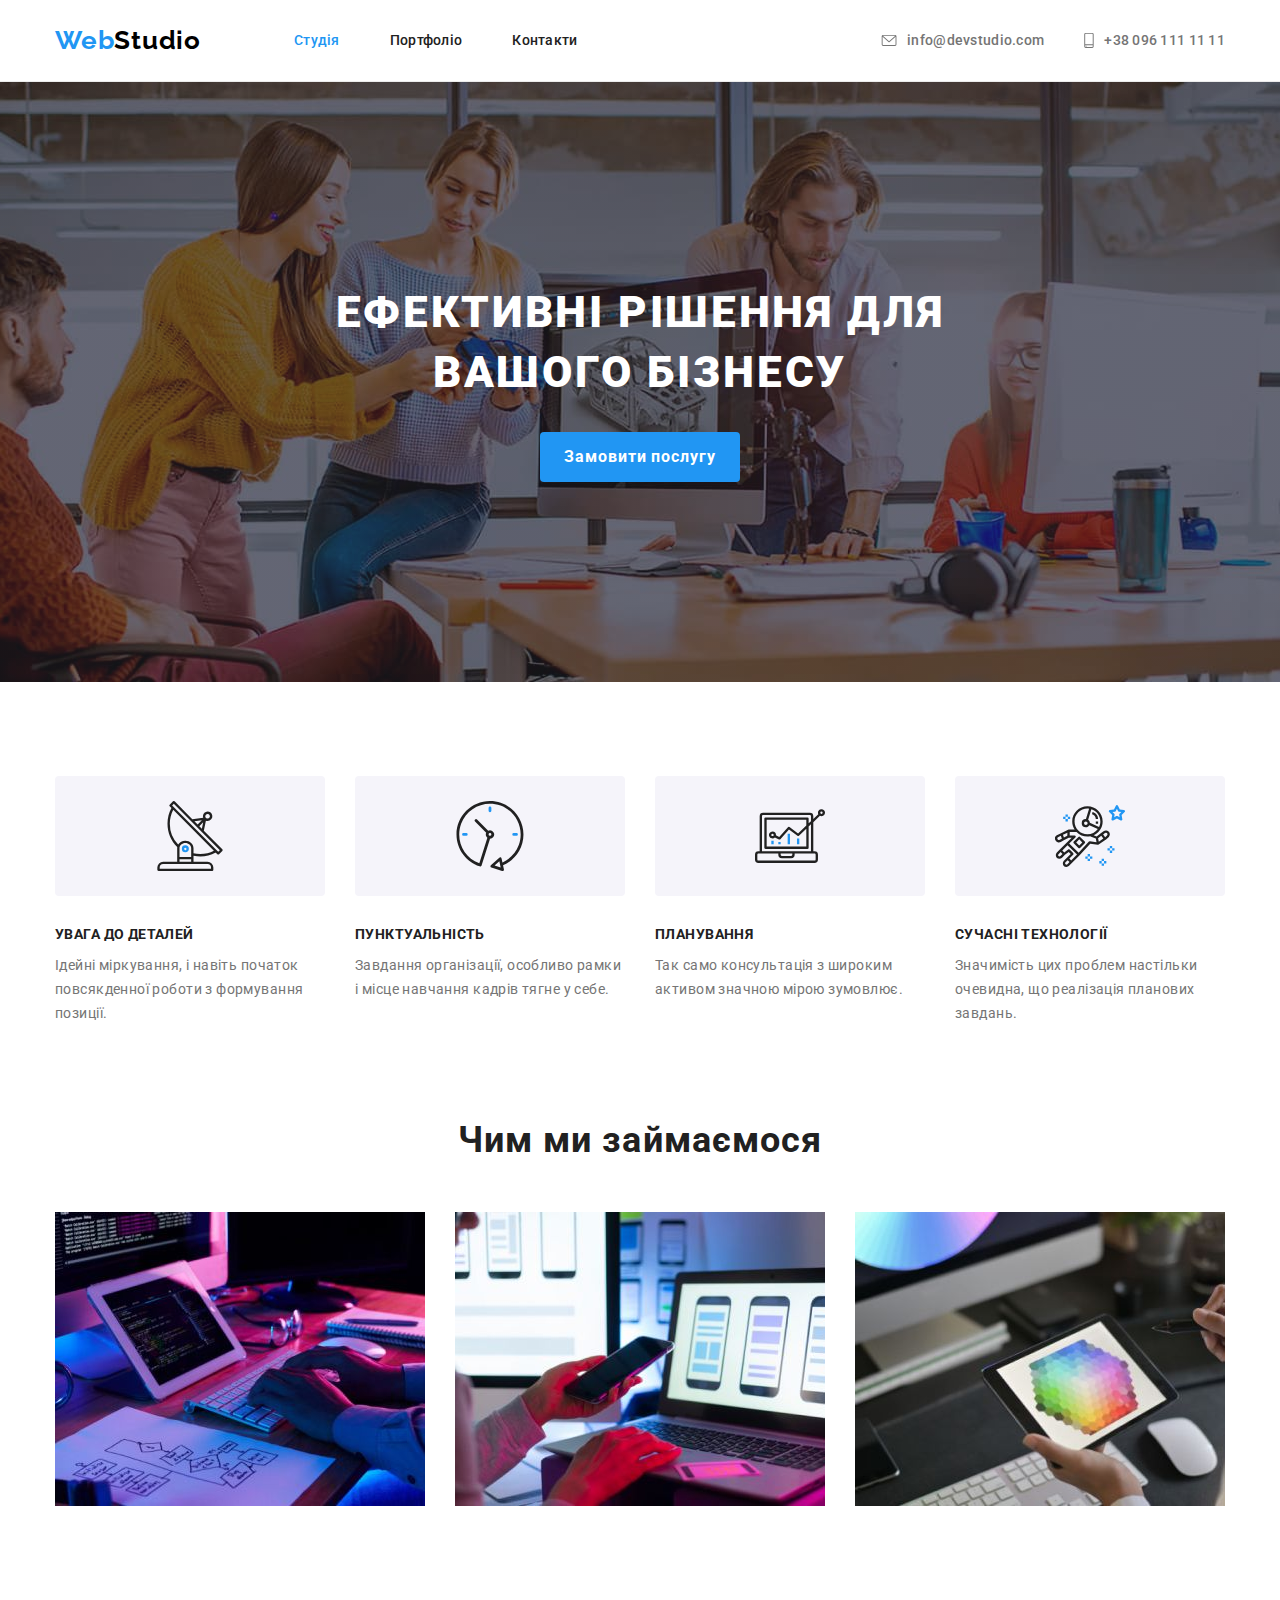
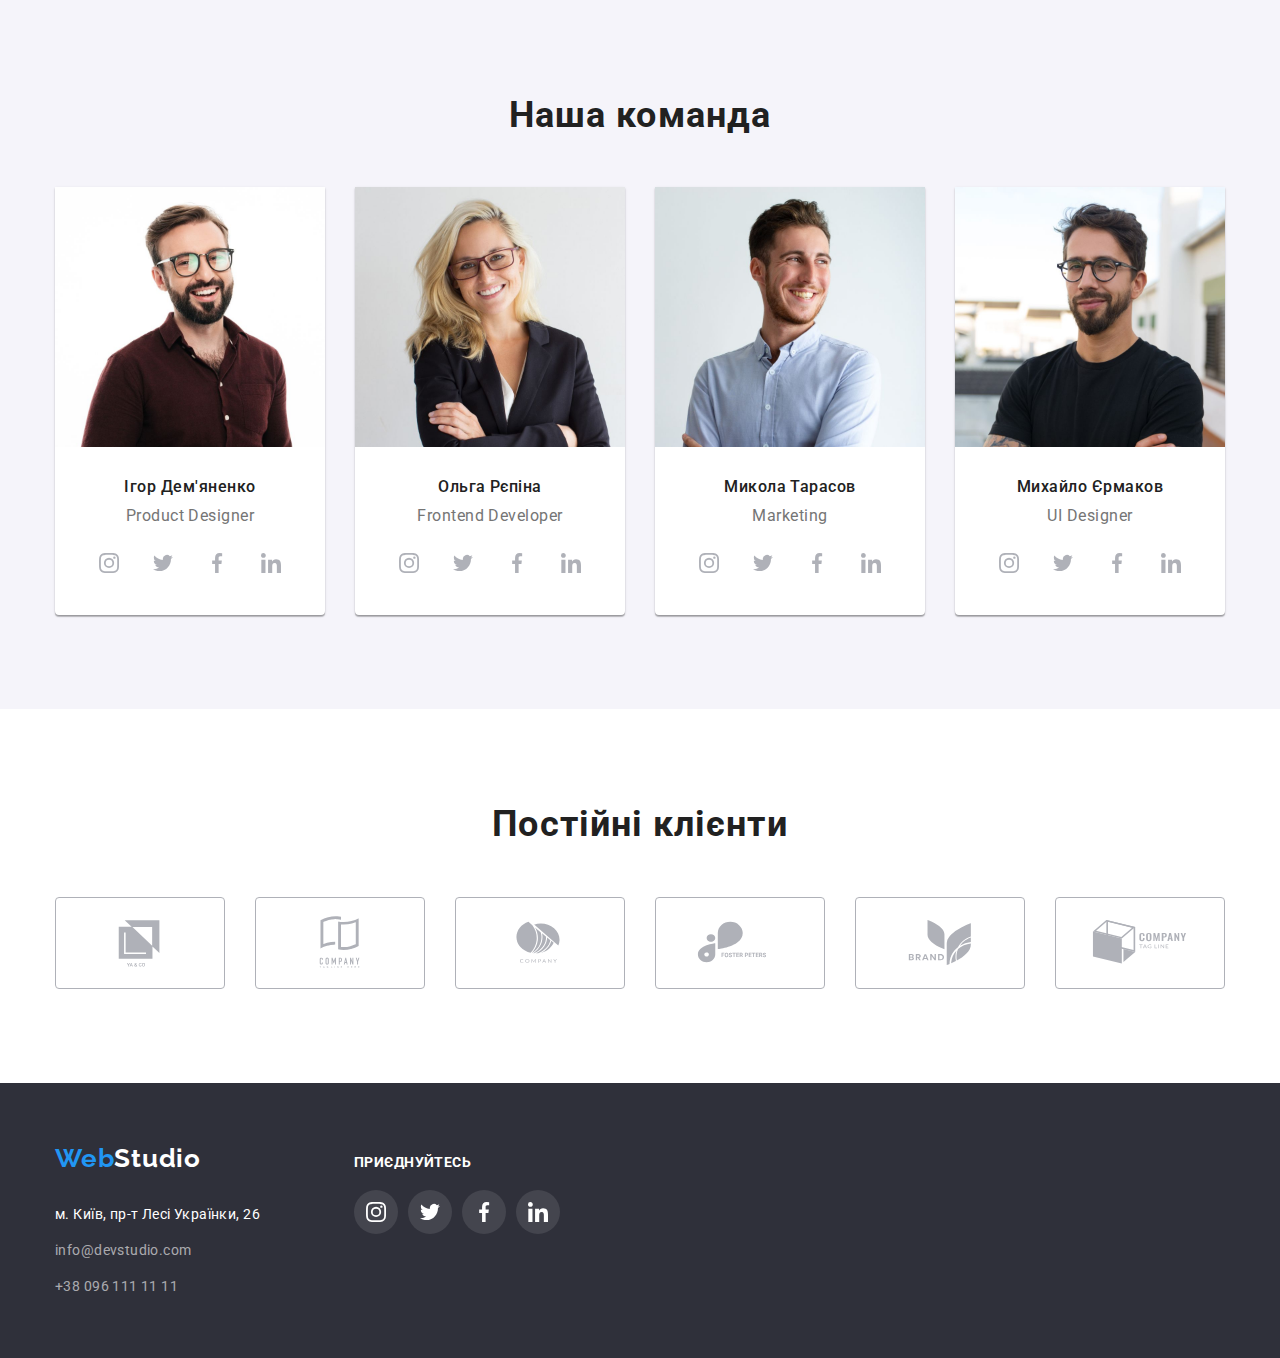
<file: index.html>
<!DOCTYPE html>
<html lang="uk">
  <head>
    <meta charset="utf-8" />
    <meta http-equiv="X-UA-Compatible" content="IE=edge" />
    <meta name="viewport" content="width=device-width, initial-scale=1.0" />
    <link
      rel="stylesheet"
      href="https://cdnjs.cloudflare.com/ajax/libs/modern-normalize/2.0.0/modern-normalize.min.css"
    />
    <link rel="preconnect" href="https://fonts.googleapis.com" />
    <link rel="preconnect" href="https://fonts.gstatic.com" crossorigin />
    <link
      href="https://fonts.googleapis.com/css2?family=Raleway:wght@700&family=Roboto:wght@400;500;700;900&display=swap"
      rel="stylesheet"
    />
    <link rel="stylesheet" href="./css/styles.css" />
    <title>WebStudio</title>
  </head>
  <body>
    <header>
      <div class="head-container container">
        <nav class="head-con">
          <a class="header-logo" lang="en" href="#"><span>Web</span>Studio</a>
          <ul class="header-navigation">
            <li class="item">
              <a class="link current" href="./index.html">Студія</a>
            </li>
            <li class="item">
              <a class="link" href="./portfolio.html">Портфоліо</a>
            </li>
            <li class="item"><a class="link" href="#">Контакти</a></li>
          </ul>
        </nav>
        <ul class="header-contacts">
          <li class="item">
            <a class="link" href="mailto:info@devstudio.com">
              <svg class="link-icon" width="16" height="12">
                <use href="./images/icons.svg#envelope"></use>
              </svg>
              info@devstudio.com
            </a>
          </li>
          <li class="item">
            <a class="link" href="tel:380961111111">
              <svg class="link-icon" width="10" height="16">
                <use href="./images/icons.svg#smartphone"></use>
              </svg>
              +38 096 111 11 11
            </a>
          </li>
        </ul>
      </div>
    </header>
    <main>
      <section class="hero">
        <div class="container">
          <h1>Ефективні рішення для вашого бізнесу</h1>
          <button class="hero-order" type="button">Замовити послугу</button>
        </div>
      </section>
      <section class="advantages section">
        <div class="container">
          <h2 class="visually-hidden">second</h2>
          <ul class="advantages-items">
            <li class="item">
              <div class="icon-box">
                <svg class="item-icon" width="70" height="70">
                  <use href="./images/icons.svg#antenna"></use>
                </svg>
              </div>
              <h3 class="advantages-head">УВАГА ДО ДЕТАЛЕЙ</h3>
              <p class="advantages-text">
                Ідейні міркування, і навіть початок повсякденної роботи з
                формування позиції.
              </p>
            </li>
            <li class="item">
              <div class="icon-box">
                <svg class="item-icon" width="70" height="70">
                  <use href="./images/icons.svg#clock"></use>
                </svg>
              </div>
              <h3 class="advantages-head">ПУНКТУАЛЬНІСТЬ</h3>
              <p class="advantages-text">
                Завдання організації, особливо рамки і місце навчання кадрів
                тягне у себе.
              </p>
            </li>
            <li class="item">
              <div class="icon-box">
                <svg class="item-icon" width="70" height="70">
                  <use href="./images/icons.svg#diagram"></use>
                </svg>
              </div>
              <h3 class="advantages-head">ПЛАНУВАННЯ</h3>
              <p class="advantages-text">
                Так само консультація з широким активом значною мірою зумовлює.
              </p>
            </li>
            <li class="item">
              <div class="icon-box">
                <svg class="item-icon" width="70" height="70">
                  <use href="./images/icons.svg#astronaut"></use>
                </svg>
              </div>
              <h3 class="advantages-head">СУЧАСНІ ТЕХНОЛОГІЇ</h3>
              <p class="advantages-text">
                Значимість цих проблем настільки очевидна, що реалізація
                планових завдань.
              </p>
            </li>
          </ul>
        </div>
      </section>
      <section class="about section">
        <div class="container">
          <h2 class="about-head">Чим ми займаємося</h2>
          <ul class="about-items">
            <li class="item">
              <img
                class="about-image"
                src="./images/img1.jpg"
                alt="Хлопець програмує на планшеті"
                width="370"
                height="294"
              />
            </li>
            <li class="item">
              <img
                class="about-image"
                src="./images/img2.jpg"
                alt="Дівчина тримає вимкнений телефон"
                width="370"
                height="294"
              />
            </li>
            <li class="item">
              <img
                class="about-image"
                src="./images/img3.jpg"
                alt="Дівчина тримає планшет з палітрою"
                width="370"
                height="294"
              />
            </li>
          </ul>
        </div>
      </section>
      <section class="team section">
        <div class="container">
          <h2 class="team-head">Наша команда</h2>
          <ul class="team-items">
            <li class="item">
              <img
                class="team-photo"
                src="./images/ProductDesigner.jpg"
                alt="фото Ігора Дем'яненка"
                width="270"
                height="260"
              />
              <div class="team-box">
                <h3 class="team-name">Ігор Дем'яненко</h3>
                <p class="team-profession" lang="en">Product Designer</p>
                <ul class="list-link-item">
                  <li class="link-item">
                    <a href="#">
                      <svg width="20" height="20">
                        <use href="./images/icons.svg#instagram"></use>
                      </svg>
                    </a>
                  </li>
                  <li class="link-item">
                    <a href="#">
                      <svg width="20" height="20">
                        <use href="./images/icons.svg#twitter"></use>
                      </svg>
                    </a>
                  </li>
                  <li class="link-item">
                    <a href="#">
                      <svg width="20" height="20">
                        <use href="./images/icons.svg#facebook"></use>
                      </svg>
                    </a>
                  </li>
                  <li class="link-item">
                    <a href="#">
                      <svg width="20" height="20">
                        <use href="./images/icons.svg#linkedin"></use>
                      </svg>
                    </a>
                  </li>
                </ul>
              </div>
            </li>
            <li class="item">
              <img
                class="team-photo"
                src="./images/FrontendDeveloper.jpg"
                alt=" фото Ольги Рєпіної"
                width="270"
                height="260"
              />
              <div class="team-box">
                <h3 class="team-name">Ольга Рєпіна</h3>
                <p class="team-profession" lang="en">Frontend Developer</p>
                <ul class="list-link-item">
                  <li class="link-item">
                    <a href="#">
                      <svg width="20" height="20">
                        <use href="./images/icons.svg#instagram"></use>
                      </svg>
                    </a>
                  </li>
                  <li class="link-item">
                    <a href="#">
                      <svg width="20" height="20">
                        <use href="./images/icons.svg#twitter"></use>
                      </svg>
                    </a>
                  </li>
                  <li class="link-item">
                    <a href="#">
                      <svg width="20" height="20">
                        <use href="./images/icons.svg#facebook"></use>
                      </svg>
                    </a>
                  </li>
                  <li class="link-item">
                    <a href="#">
                      <svg width="20" height="20">
                        <use href="./images/icons.svg#linkedin"></use>
                      </svg>
                    </a>
                  </li>
                </ul>
              </div>
            </li>
            <li class="item">
              <img
                class="team-photo"
                src="./images/Marketing.jpg"
                alt="фото Миколи Тарасова"
                width="270"
                height="260"
              />
              <div class="team-box">
                <h3 class="team-name">Микола Тарасов</h3>
                <p class="team-profession" lang="en">Marketing</p>
                <ul class="list-link-item">
                  <li class="link-item">
                    <a href="#">
                      <svg width="20" height="20">
                        <use href="./images/icons.svg#instagram"></use>
                      </svg>
                    </a>
                  </li>
                  <li class="link-item">
                    <a href="#">
                      <svg width="20" height="20">
                        <use href="./images/icons.svg#twitter"></use>
                      </svg>
                    </a>
                  </li>
                  <li class="link-item">
                    <a href="#">
                      <svg width="20" height="20">
                        <use href="./images/icons.svg#facebook"></use>
                      </svg>
                    </a>
                  </li>
                  <li class="link-item">
                    <a href="#">
                      <svg width="20" height="20">
                        <use href="./images/icons.svg#linkedin"></use>
                      </svg>
                    </a>
                  </li>
                </ul>
              </div>
            </li>
            <li class="item">
              <img
                class="team-photo"
                src="./images/UIDesigner.jpg"
                alt="фото Михайла Єрмакова"
                width="270"
                height="260"
              />
              <div class="team-box">
                <h3 class="team-name">Михайло Єрмаков</h3>
                <p class="team-profession" lang="en">UI Designer</p>
                <ul class="list-link-item">
                  <li class="link-item">
                    <a href="#">
                      <svg width="20" height="20">
                        <use href="./images/icons.svg#instagram"></use>
                      </svg>
                    </a>
                  </li>
                  <li class="link-item">
                    <a href="#">
                      <svg width="20" height="20">
                        <use href="./images/icons.svg#twitter"></use>
                      </svg>
                    </a>
                  </li>
                  <li class="link-item">
                    <a href="#">
                      <svg width="20" height="20">
                        <use href="./images/icons.svg#facebook"></use>
                      </svg>
                    </a>
                  </li>
                  <li class="link-item">
                    <a href="#">
                      <svg width="20" height="20">
                        <use href="./images/icons.svg#linkedin"></use>
                      </svg>
                    </a>
                  </li>
                </ul>
              </div>
            </li>
          </ul>
        </div>
      </section>
      <section class="clients section">
        <div class="container">
          <h2 class="clients-head">Постійні клієнти</h2>
          <ul class="clients-item">
            <li class="item">
              <a href="#">
                <svg width="106" height="60">
                  <use href="./images/icons.svg#yaco"></use>
                </svg>
              </a>
            </li>
            <li class="item">
              <a href="#">
                <svg width="106" height="60">
                  <use href="./images/icons.svg#tagline"></use>
                </svg>
              </a>
            </li>
            <li class="item">
              <a href="#">
                <svg width="106" height="60">
                  <use href="./images/icons.svg#company"></use>
                </svg>
              </a>
            </li>
            <li class="item">
              <a href="#">
                <svg width="106" height="60">
                  <use href="./images/icons.svg#foster"></use>
                </svg>
              </a>
            </li>
            <li class="item">
              <a href="#">
                <svg width="106" height="60">
                  <use href="./images/icons.svg#brand"></use>
                </svg>
              </a>
            </li>
            <li class="item">
              <a href="#">
                <svg width="106" height="60">
                  <use href="./images/icons.svg#tag"></use>
                </svg>
              </a>
            </li>
          </ul>
        </div>
      </section>
    </main>
    <footer>
      <div class="foot container">
        <div class="f-con">
          <a class="footer-logo" lang="en" href="#"><span>Web</span>Studio</a>
          <address class="footer-address">
            <ul class="footer-items">
              <li class="item">
                <a
                  class="footer-location"
                  href="https://goo.gl/maps/CPtrU1FHBa2aNyZL9"
                  target="_blank"
                  rel="noopener noreferrer"
                  >м. Київ, пр-т Лесі Українки, 26</a
                >
              </li>
              <li class="item">
                <a class="footer-contacts" href="mailto:info@devstudio.com"
                  >info@devstudio.com</a
                >
              </li>
              <li class="item">
                <a class="footer-contacts" href="tel:380961111111"
                  >+38 096 111 11 11</a
                >
              </li>
            </ul>
          </address>
        </div>
        <div class="footer-add">
          <p class="footer-add-text">приєднуйтесь</p>
          <ul class="footer-add-item">
            <li class="add-item">
              <a href="#">
                <svg width="20" height="20">
                  <use href="./images/icons.svg#instagram"></use>
                </svg>
              </a>
            </li>
            <li class="add-item">
              <a href="#">
                <svg width="20" height="20">
                  <use href="./images/icons.svg#twitter"></use>
                </svg>
              </a>
            </li>
            <li class="add-item">
              <a href="#">
                <svg width="20" height="20">
                  <use href="./images/icons.svg#facebook"></use>
                </svg>
              </a>
            </li>
            <li class="add-item">
              <a href="#">
                <svg width="20" height="20">
                  <use href="./images/icons.svg#linkedin"></use>
                </svg>
              </a>
            </li>
          </ul>
        </div>
      </div>
    </footer>
  </body>
</html>
</file>
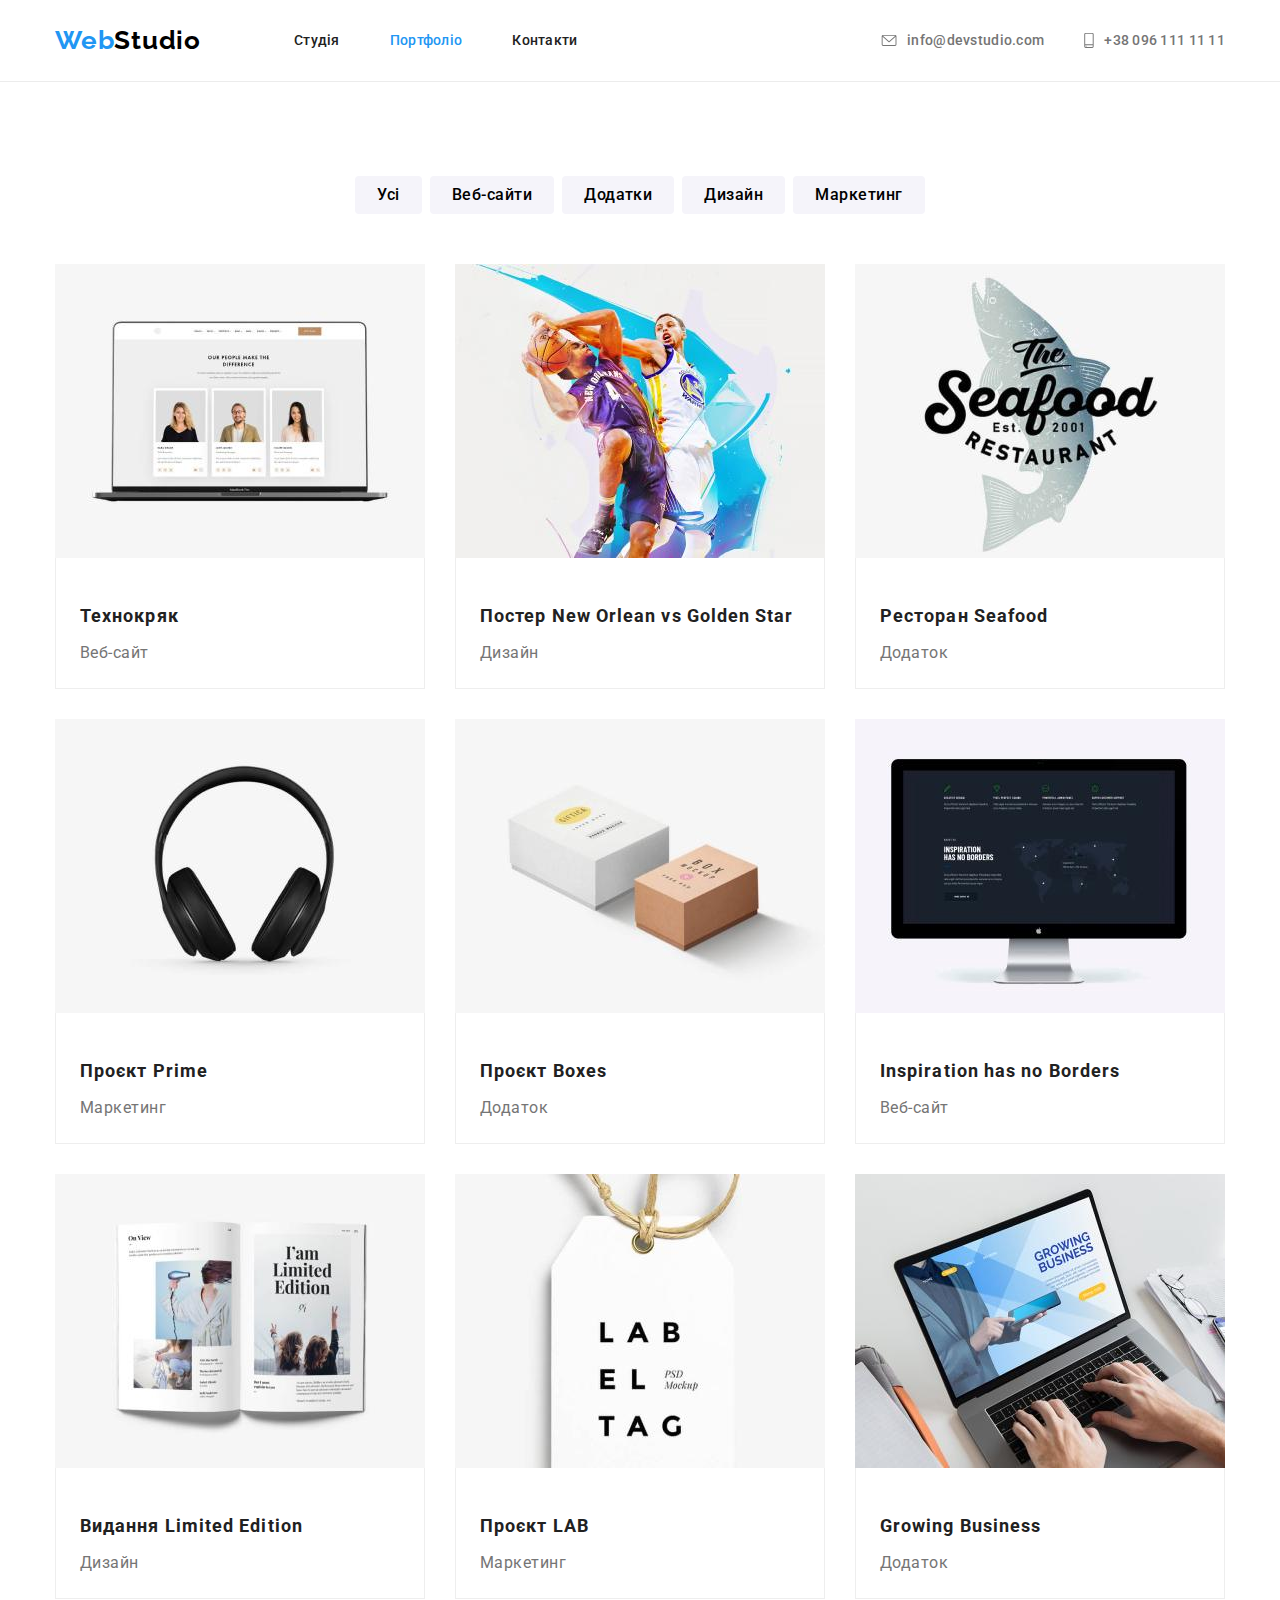
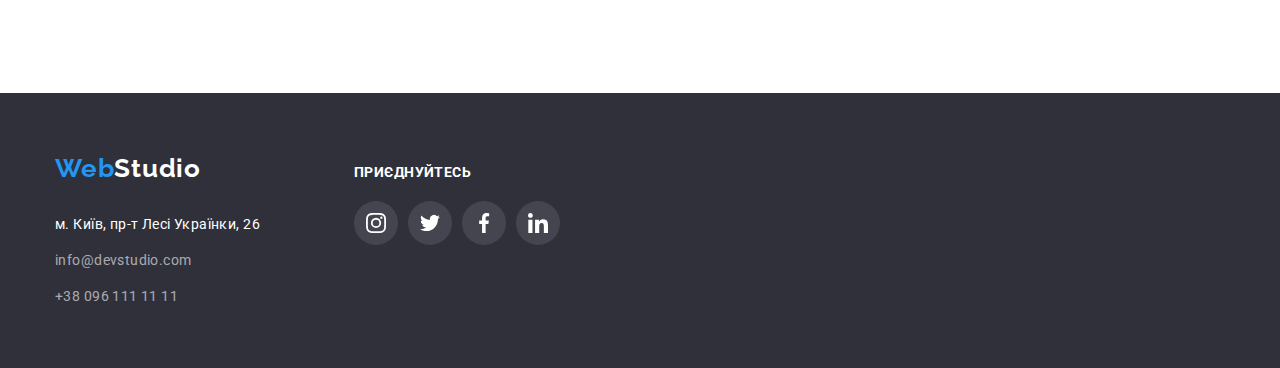
<file: portfolio.html>
<!DOCTYPE html>
<html lang="uk">
  <head>
    <meta charset="utf-8" />
    <meta http-equiv="X-UA-Compatible" content="IE=edge" />
    <meta name="viewport" content="width=device-width, initial-scale=1.0" />
    <link
      rel="stylesheet"
      href="https://cdnjs.cloudflare.com/ajax/libs/modern-normalize/2.0.0/modern-normalize.min.css"
    />
    <link rel="preconnect" href="https://fonts.googleapis.com" />
    <link rel="preconnect" href="https://fonts.gstatic.com" crossorigin />
    <link
      href="https://fonts.googleapis.com/css2?family=Raleway:wght@700&family=Roboto:wght@400;500;700;900&display=swap"
      rel="stylesheet"
    />
    <link rel="stylesheet" href="./css/styles.css" />
    <title>Portfolio</title>
  </head>
  <body>
    <header>
      <div class="head-container container">
        <nav class="head-con">
          <a class="header-logo" lang="en" href="#"><span>Web</span>Studio</a>
          <ul class="header-navigation">
            <li class="item">
              <a class="link" href="./index.html">Студія</a>
            </li>
            <li class="item">
              <a class="link current" href="./portfolio.html">Портфоліо</a>
            </li>
            <li class="item"><a class="link" href="#">Контакти</a></li>
          </ul>
        </nav>
        <ul class="header-contacts">
          <li class="item">
            <a class="link" href="mailto:info@devstudio.com">
              <svg class="link-icon" width="16" height="12">
                <use href="./images/icons.svg#envelope"></use>
              </svg>
              info@devstudio.com
            </a>
          </li>
          <li class="item">
            <a class="link" href="tel:380961111111">
              <svg class="link-icon" width="10" height="16">
                <use href="./images/icons.svg#smartphone"></use>
              </svg>
              +38 096 111 11 11
            </a>
          </li>
        </ul>
      </div>
    </header>
    <main>
      <section class="portfolio section">
        <div class="container">
          <h1 class="visually-hidden">Portfolio</h1>
          <ul class="portfolio-navigation">
            <li class="item">
              <button class="portfolio-button" type="button">Усі</button>
            </li>
            <li class="item">
              <button class="portfolio-button" type="button">Веб-сайти</button>
            </li>
            <li class="item">
              <button class="portfolio-button" type="button">Додатки</button>
            </li>
            <li class="item">
              <button class="portfolio-button" type="button">Дизайн</button>
            </li>
            <li class="item">
              <button class="portfolio-button" type="button">Маркетинг</button>
            </li>
          </ul>
          <ul class="portfolio-posters">
            <li class="item">
              <a href="#">
                <img
                  class="portfolio-images"
                  src="./images/Technokrak.jpg"
                  alt="Веб-сайт на ноутбуці"
                  width="370"
                  height="294"
                />
                <div class="portfolio-border">
                  <h2 class="portfolio-head">Технокряк</h2>
                  <p class="portfolio-text">Веб-сайт</p>
                </div>
              </a>
            </li>
            <li class="item">
              <a href="#">
                <img
                  class="portfolio-images"
                  src="./images/Poster.jpg"
                  alt="Постер з баскетболістами"
                  width="370"
                  height="294"
                />
                <div class="portfolio-border">
                  <h2 class="portfolio-head">
                    Постер New Orlean vs Golden Star
                  </h2>
                  <p class="portfolio-text">Дизайн</p>
                </div>
              </a>
            </li>
            <li class="item">
              <a href="#">
                <img
                  class="portfolio-images"
                  src="./images/Seafood.jpg"
                  alt="Логотип ресторану Seafood"
                  width="370"
                  height="294"
                />
                <div class="portfolio-border">
                  <h2 class="portfolio-head">Ресторан Seafood</h2>
                  <p class="portfolio-text">Додаток</p>
                </div>
              </a>
            </li>
            <li class="item">
              <a href="#">
                <img
                  class="portfolio-images"
                  src="./images/Prime.jpg"
                  alt="Навушники"
                  width="370"
                  height="294"
                />
                <div class="portfolio-border">
                  <h2 class="portfolio-head">Проєкт Prime</h2>
                  <p class="portfolio-text">Маркетинг</p>
                </div>
              </a>
            </li>
            <li class="item">
              <a href="#">
                <img
                  class="portfolio-images"
                  src="./images/Boxes.jpg"
                  alt="Коробки"
                  width="370"
                  height="294"
                />
                <div class="portfolio-border">
                  <h2 class="portfolio-head">Проєкт Boxes</h2>
                  <p class="portfolio-text">Додаток</p>
                </div>
              </a>
            </li>
            <li class="item">
              <a href="#">
                <img
                  class="portfolio-images"
                  src="./images/Borders.jpg"
                  alt="Сайт з картою світу на моніторі"
                  width="370"
                  height="294"
                />
                <div class="portfolio-border">
                  <h2 class="portfolio-head">Inspiration has no Borders</h2>
                  <p class="portfolio-text">Веб-сайт</p>
                </div>
              </a>
            </li>
            <li class="item">
              <a href="#">
                <img
                  class="portfolio-images"
                  src="./images/Limited.jpg"
                  alt="Журнал"
                  width="370"
                  height="294"
                />
                <div class="portfolio-border">
                  <h2 class="portfolio-head">Видання Limited Edition</h2>
                  <p class="portfolio-text">Дизайн</p>
                </div>
              </a>
            </li>
            <li class="item">
              <a href="#">
                <img
                  class="portfolio-images"
                  src="./images/LAB.jpg"
                  alt="Бірка"
                  width="370"
                  height="294"
                />
                <div class="portfolio-border">
                  <h2 class="portfolio-head">Проєкт LAB</h2>
                  <p class="portfolio-text">Маркетинг</p>
                </div>
              </a>
            </li>
            <li class="item">
              <a href="#">
                <img
                  class="portfolio-images"
                  src="./images/Business.jpg"
                  alt="Друкування на ноутбуці з відкритим бізнес сайтом"
                  width="370"
                  height="294"
                />
                <div class="portfolio-border">
                  <h2 class="portfolio-head">Growing Business</h2>
                  <p class="portfolio-text">Додаток</p>
                </div>
              </a>
            </li>
          </ul>
        </div>
      </section>
    </main>
    <footer>
      <div class="foot container">
        <h2 class="visually-hidden">foot</h2>
        <div class="f-con">
          <a class="footer-logo" lang="en" href="#"><span>Web</span>Studio</a>
          <address class="footer-address">
            <ul class="footer-items">
              <li class="item">
                <a
                  class="footer-location"
                  href="https://goo.gl/maps/CPtrU1FHBa2aNyZL9"
                  target="_blank"
                  rel="noopener noreferrer"
                  >м. Київ, пр-т Лесі Українки, 26</a
                >
              </li>
              <li class="item">
                <a class="footer-contacts" href="mailto:info@devstudio.com"
                  >info@devstudio.com</a
                >
              </li>
              <li class="item">
                <a class="footer-contacts" href="tel:380961111111"
                  >+38 096 111 11 11</a
                >
              </li>
            </ul>
          </address>
        </div>
        <div class="footer-add">
          <h3 class="footer-add-text">приєднуйтесь</h3>
          <ul class="footer-add-item">
            <li class="add-item">
              <a href="#">
                <svg width="20" height="20">
                  <use href="./images/icons.svg#instagram"></use>
                </svg>
              </a>
            </li>
            <li class="add-item">
              <a href="#">
                <svg width="20" height="20">
                  <use href="./images/icons.svg#twitter"></use>
                </svg>
              </a>
            </li>
            <li class="add-item">
              <a href="#">
                <svg width="20" height="20">
                  <use href="./images/icons.svg#facebook"></use>
                </svg>
              </a>
            </li>
            <li class="add-item">
              <a href="#">
                <svg width="20" height="20">
                  <use href="./images/icons.svg#linkedin"></use>
                </svg>
              </a>
            </li>
          </ul>
        </div>
      </div>
    </footer>
  </body>
</html>
</file>
<file: css/styles.css>
/*All*/

a {
    text-decoration: none;
}
li {
    list-style-type: none;
}
:root {
    --selection-color: #2196F3;
    --head-color: #212121;
    --text-color: #757575;
    --bc: #F5F4FA; 
    --svg-color: #AFB1B8;
}
body {
    font-family: Roboto, sans-serif;
    color: var(--head-color);
    margin: 0;
}
h1, h2, h3, h4, p, ul {
    margin: 0;
    padding: 0;
}
img{
    display: block;
}
.container {
    width: 1200px;
    margin-left: auto;
    margin-right: auto;
    padding-left: 15px;
    padding-right: 15px;
}
.section{
    padding-bottom: 94px;
}
.visually-hidden {
    position: absolute;
        width: 1px;
        height: 1px;
        margin: -1px;
        border: 0;
        padding: 0;
    
        white-space: nowrap;
        clip-path: inset(100%);
        clip: rect(0 0 0 0);
        overflow: hidden;
}
/*Header*/

header{
    border-bottom: 1px solid #ECECEC;
}
.head-container{
    display: flex;
    align-items: center;
}
.head-con{
    display: flex;
        align-items: center;
}
.header-logo {
color: #000;
    font-family: Raleway;
    font-size: 26px;
    font-style: normal;
    font-weight: 700;
    line-height: 1.2;
    letter-spacing: 0.78px;
}
.header-logo span{
    color: var(--selection-color);
}
.header-navigation{
    display: flex;
    margin-left: 93px;
}
.header-navigation .item:not(:last-child){
    margin-right: 50px;
}
.header-navigation a{
    padding: 32px 0;
    display: block;

    color: var(--head-color);
        font-family: Roboto;
        font-size: 14px;
        font-style: normal;
        font-weight: 500;
        line-height: 1.2;
        letter-spacing: 0.28px;
}
.header-navigation a:focus,
.header-navigation a:hover{
    color: var(--selection-color);
}
.header-navigation .link.current{
color: var(--selection-color);
}
.header-contacts{
    display: flex;
    margin-left: auto;
}
.header-contacts .item:not(:last-child) {
    margin-right: 40px;
}
.header-contacts .link{
    display: flex;
    align-items: center;
}
.header-contacts .link-icon{
    margin-right: 10px;
    fill: var(--text-color);
}
.header-contacts a{
    color: var(--text-color);
    font-family: Roboto;
    font-size: 14px;
    font-style: normal;
    font-weight: 500;
    line-height: 1.2;
    letter-spacing: 0.28px;
}
.header-contacts .link:focus,
.header-contacts .link:hover {
    color: var(--selection-color);
}

.header-contacts .link:focus svg,
.header-contacts .link:hover svg {
    fill: var(--selection-color);
}

/*index.html*/

.hero{
    margin-right: auto;
    margin-left: auto;
        padding: 200px 0;
        text-align: center;
        max-width: 1600px;
        background-color: #C4C4C4;
        background-image: linear-gradient(to right,
        rgba(47, 48, 58, 0.40),
        rgba(47, 48, 58, 0.40)),
        url(../images/bcg.jpg);
        background-repeat: no-repeat;
        background-position: center;
        background-size: cover;
        }
.hero h1{
    width: 696px;
    margin-bottom: 30px;
    margin-left: auto;
    margin-right: auto;

    color: #FFF;
    text-align: center;
    font-family: Roboto;
    font-size: 44px;
    font-style: normal;
    font-weight: 900;
    line-height: 1.36364;
    letter-spacing: 2.64px;
    text-transform: uppercase;
}
.hero-order {
width: 200px;
height: 50px;
padding: 0;
border-radius: 4px;
border: var(--selection-color);

    color: #FFF;
    text-align: center;
    font-family: Roboto;
    font-size: 16px;
    font-style: normal;
    font-weight: 700;
    line-height: 1.875;
    letter-spacing: 0.96px;
    background-color: var(--selection-color);
        cursor: pointer;
}
.advantages{
    padding-top: 94px;
}
.advantages-items{
    display: flex;
}
.advantages-items .item:not(:last-child){
    margin-right: 30px;
}
.advantages-items .item{
    width: 270px;
}
.advantages-items .icon-box{
    width: 270px;
    height: 120px;
    display: flex;
    justify-content: center;
    align-items: center;
    margin-bottom: 30px;
    border-radius: 4px;
    background-color: var(--bc);
}
.advantages-items .item-icon {
    
}
.advantages-head { 
    margin-bottom: 10px; 
        font-family: Roboto;
        font-size: 14px;
        font-style: normal;
        font-weight: 700;
        line-height: 1.2;
        letter-spacing: 0.42px;
        text-transform: uppercase;
}
.advantages-text {
    color: var(--text-color);
    
        font-family: Roboto;
        font-size: 14px;
        font-style: normal;
        font-weight: 400;
        line-height: 1.71429;
        letter-spacing: 0.42px;
}
.about-items{
    display: flex;
}
.about-items .item:not(:last-child){
    margin-right: 30px;
}
.about-head {   
    margin-bottom: 50px; 
        text-align: center;
        font-family: Roboto;
        font-size: 36px;
        font-style: normal;
        font-weight: 700;
        line-height: 1.2;
        letter-spacing: 1.08px;
}
.team {
    padding-top: 94px;
    background-color: var(--bc);
}
.team li{
    background-color: #FFFFFF;
}
.team-head {
    margin-bottom: 50px;
     text-align: center;
    font-family: Roboto;
    font-size: 36px;
    font-style: normal;
    font-weight: 700;
    line-height: 1.2;
    letter-spacing: 1.08px;
}
.team-items{
    display: flex;
}
.team-items .item:not(:last-child){
    margin-right: 30px;
}
.team-items .item{
    border-radius: 0px 0px 4px 4px;
    box-shadow: 0px 2px 1px 0px rgba(0, 0, 0, 0.20), 0px 1px 1px 0px rgba(0, 0, 0, 0.14), 0px 1px 3px 0px rgba(0, 0, 0, 0.12);
}
.team-box{
padding: 30px 0;
}
.team-name {
        text-align: center;
        font-family: Roboto;
        font-size: 16px;
        font-style: normal;
        font-weight: 500;
        line-height: 1.2;
        letter-spacing: 0.48px;
}
.team-profession {
    margin-top: 10px;

    color: var(--text-color);
        text-align: center;
        font-family: Roboto;
        font-size: 16px;
        font-style: normal;
        font-weight: 400;
        line-height: 1.2;
        letter-spacing: 0.48px;
}
.list-link-item{
    display: flex;
    justify-content: center;
    margin-top: 16px;
}
.list-link-item .link-item{
    display: flex;
    align-content: center;
    width: 44px;
    height: 44px;
}
.list-link-item a{
    display: flex;
    justify-content: center;
    align-items: center;
    width: 100%;
    height: 100%;
    border-radius: 50%;
}
.list-link-item .link-item:not(:last-child){
    margin-right: 10px;
}
.list-link-item svg{
    fill: var(--svg-color);
}
.list-link-item a:hover svg,
.list-link-item a:focus svg{
    fill: #FFF;
}
.list-link-item a:hover,
.list-link-item a:focus{
    background-color: var(--selection-color);
}

/*clients*/
.clients{
    padding-top: 94px;
}
.clients-head{
    color: #212121;
    
        text-align: center;
        font-size: 36px;
        font-style: normal;
        font-weight: 700;
        line-height: 1.2;
        letter-spacing: 1.08px;
}
.clients-item{
    display: flex;
    margin-top: 50px;
}
.clients-item .item{
    width: 170px;
    height: 92px;
}
.clients-item .item:not(:last-child){
    margin-right: 30px;
}
.clients-item a{
    display: flex;
    align-items: center;
    justify-content: center;
    width: 100%;
    height: 100%;
    border-radius: 4px;
    border: 1px solid var(--svg-color);
}
.clients-item svg{
    fill: var(--svg-color);
}
.clients-item a:hover,
.clients-item a:focus{
    border-color: var(--selection-color);
}
.clients-item a:hover svg,
.clients-item a:focus svg{
    fill: var(--selection-color);
}

/*portfolio.html*/

.portfolio{
    padding-top: 94px;
}
.portfolio-navigation {
    display: flex;
    justify-content: center;
    margin-bottom: 50px;
}
.portfolio-navigation .item:not(:last-child){
    margin-right: 8px;
}
.portfolio-button {
    padding: 6px 22px;
    border: var(--bc);
    border-radius: 4px;
    text-align: center;
    font-family: Roboto;
    font-size: 16px;
    font-style: normal;
    font-weight: 500;
    line-height: 1.625;
    letter-spacing: 0.48px;
    background-color: var(--bc);
    cursor: pointer;
}

.portfolio-button:hover,
.portfolio-button:focus {
    background-color: var(--selection-color);
    color: #FFFFFF;
    box-shadow: 0px 2px 2px 0px rgba(0, 0, 0, 0.12), 0px 1px 2px 0px rgba(0, 0, 0, 0.08), 0px 3px 1px 0px rgba(0, 0, 0, 0.10);
}

.portfolio-posters {
    display: flex;
    flex-wrap: wrap;
}

.portfolio-border{
    padding: 20px 24px;
    border-bottom: 1px solid #EEEEEE;
    border-right: 1px solid #EEEEEE;
    border-left: 1px solid #EEEEEE;;
}
.portfolio-posters a{
    display: block;
}
.portfolio-posters a:hover,
.portfolio-posters a:focus{
    box-shadow: 1px 4px 6px 0px rgba(0, 0, 0, 0.16), 0px 4px 4px 0px rgba(0, 0, 0, 0.06), 0px 1px 1px 0px rgba(0, 0, 0, 0.12);
}
.portfolio-posters .item:not(:nth-child(3n)){
    margin-right: 30px;
}
.portfolio-posters .item:not(:nth-last-child(-n+3)){
    margin-bottom: 30px;
}
.portfolio-head {
    padding-top: 20px;
    margin-bottom: 4px;
    color: var(--head-color);
    font-family: Roboto;
    font-size: 18px;
    font-style: normal;
    font-weight: 700;
    line-height: 2;
    letter-spacing: 1.08px;
}

.portfolio-text {
    color: var(--text-color);
    font-family: Roboto;
    font-size: 16px;
    font-style: normal;
    font-weight: 400;
    line-height: 1.875;
    letter-spacing: 0.48px;
}

/*Footer*/

footer {
    padding: 60px 0;
    background-color: #2F303A;
}
.foot{
    display: flex;
    align-items: baseline;
}
.f-con{
    margin-right: 94px;
}
.footer-logo {
    display: inline-block;
    
    color: #FFF;
    font-family: Raleway;
    font-size: 26px;
    font-style: normal;
    font-weight: 700;
    line-height: 1.2;
    letter-spacing: 0.78px;
}

.footer-logo span {
    color: var(--selection-color);
}
.footer-address{
    margin-top: 28px;
}
.footer-items .item:not(:last-child){
    margin-bottom: 12px;
}
.footer-location {
color: #FFF;

    font-family: Roboto;
    font-size: 14px;
    font-style: normal;
    font-weight: 400;
    line-height: 1.71429;
    letter-spacing: 0.42px;
}
.footer-contacts {
    color: rgba(255, 255, 255, 0.60);
    
        font-family: Roboto;
        font-size: 14px;
        font-style: normal;
        font-weight: 400;
        line-height: 1.71429;
        letter-spacing: 0.42px;
}
.footer-add-text{
    color: #FFF;
    
        font-size: 14px;
        font-style: normal;
        font-weight: 700;
        line-height: 1.2;
        letter-spacing: 0.42px;
        text-transform: uppercase;
}
.footer-add-item {
    display: flex;
    justify-content: center;
    margin-top: 20px;
}
.footer-add-item .add-item {
    display: flex;
    align-content: center;
    width: 44px;
    height: 44px;
}
.footer-add-item a {
    display: flex;
    align-items: center;
    justify-content: center;
    width: 100%;
    height: 100%;
    background-color: rgba(255, 255, 255, 0.10);
    border-radius: 50%;
}
.footer-add-item a:focus,
.footer-add-item a:hover {
    background-color: var(--selection-color);
}
.footer-add-item .add-item:not(:last-child) {
    margin-right: 10px;
}
.footer-add-item svg {
    fill: #fff;
}
</file>
